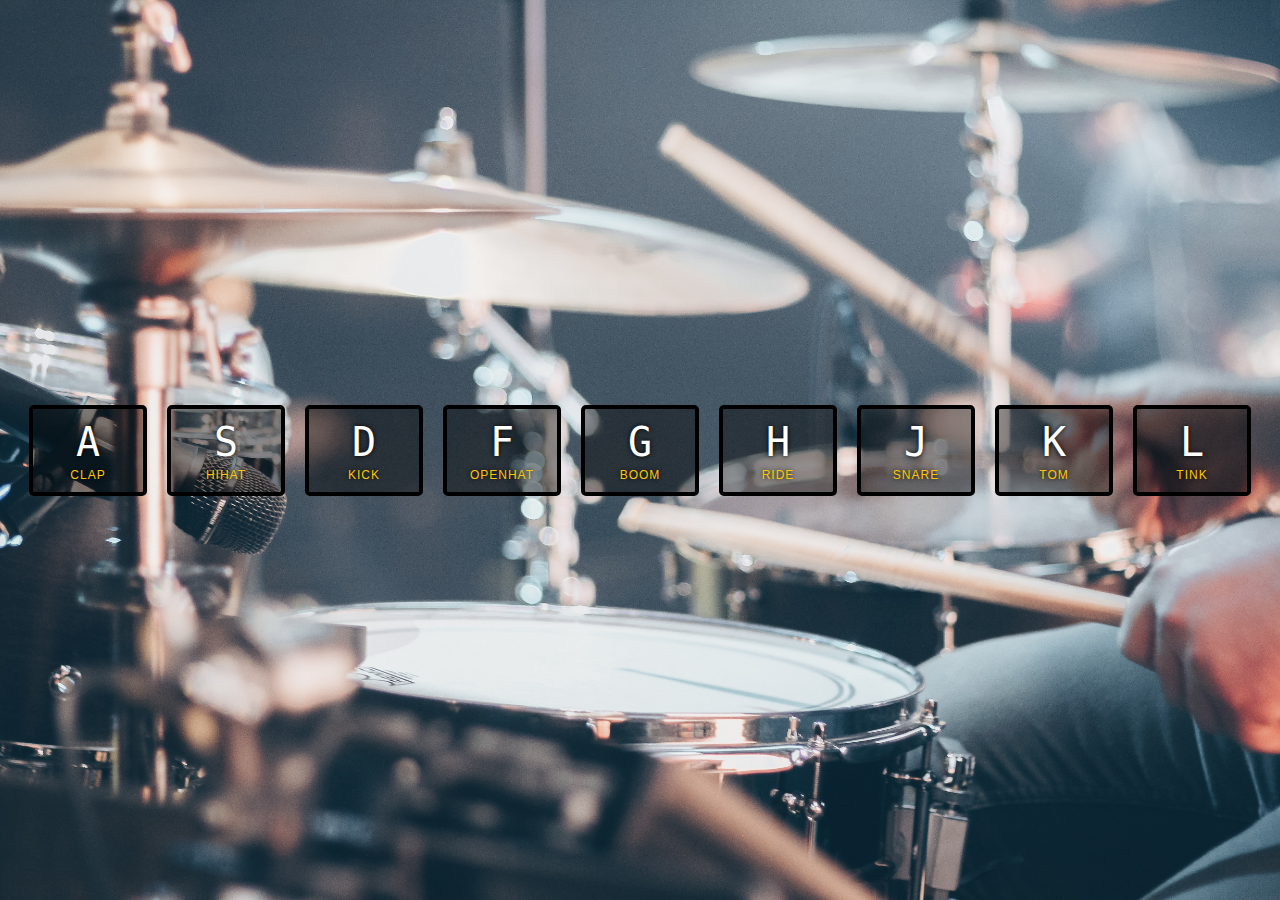
<file: 01-Drum Kit/index.html>
<!DOCTYPE html>
<html lang="en">
<head>
  <meta charset="UTF-8">
  <title>JS Drum Kit</title>
  <link rel="stylesheet" href="style.css">
</head>
<body>


  <div class="keys">
    <div data-key="65" class="key">
      <kbd>A</kbd>
      <span class="sound">clap</span>
    </div>
    <div data-key="83" class="key">
      <kbd>S</kbd>
      <span class="sound">hihat</span>
    </div>
    <div data-key="68" class="key">
      <kbd>D</kbd>
      <span class="sound">kick</span>
    </div>
    <div data-key="70" class="key">
      <kbd>F</kbd>
      <span class="sound">openhat</span>
    </div>
    <div data-key="71" class="key">
      <kbd>G</kbd>
      <span class="sound">boom</span>
    </div>
    <div data-key="72" class="key">
      <kbd>H</kbd>
      <span class="sound">ride</span>
    </div>
    <div data-key="74" class="key">
      <kbd>J</kbd>
      <span class="sound">snare</span>
    </div>
    <div data-key="75" class="key">
      <kbd>K</kbd>
      <span class="sound">tom</span>
    </div>
    <div data-key="76" class="key">
      <kbd>L</kbd>
      <span class="sound">tink</span>
    </div>
  </div>

  <audio data-key="65" src="sounds/clap.wav"></audio>
  <audio data-key="83" src="sounds/hihat.wav"></audio>
  <audio data-key="68" src="sounds/kick.wav"></audio>
  <audio data-key="70" src="sounds/openhat.wav"></audio>
  <audio data-key="71" src="sounds/boom.wav"></audio>
  <audio data-key="72" src="sounds/ride.wav"></audio>
  <audio data-key="74" src="sounds/snare.wav"></audio>
  <audio data-key="75" src="sounds/tom.wav"></audio>
  <audio data-key="76" src="sounds/tink.wav"></audio>

<script src = "./js/main.js"></script>


</body>
</html>
</file>
<file: 01-Drum Kit/style.css>
html {
  font-size: 10px;
  background: url('./background.jpg') bottom center;
  background-size: cover;
}

body,html {
  margin: 0;
  padding: 0;
  font-family: sans-serif;
}

.keys {
  display: flex;
  flex: 1;
  min-height: 100vh;
  align-items: center;
  justify-content: center;
}

.key {
  border: .4rem solid black;
  border-radius: .5rem;
  margin: 1rem;
  font-size: 1.5rem;
  padding: 1rem .5rem;
  transition: all .07s ease;
  width: 10rem;
  text-align: center;
  color: white;
  background: rgba(0,0,0,0.4);
  text-shadow: 0 0 .5rem black;
}

.playing {
  transform: scale(1.1);
  border-color: #ffc600;
  box-shadow: 0 0 1rem #ffc600;
}

kbd {
  display: block;
  font-size: 4rem;
}

.sound {
  font-size: 1.2rem;
  text-transform: uppercase;
  letter-spacing: .1rem;
  color: #ffc600;
}
</file>
